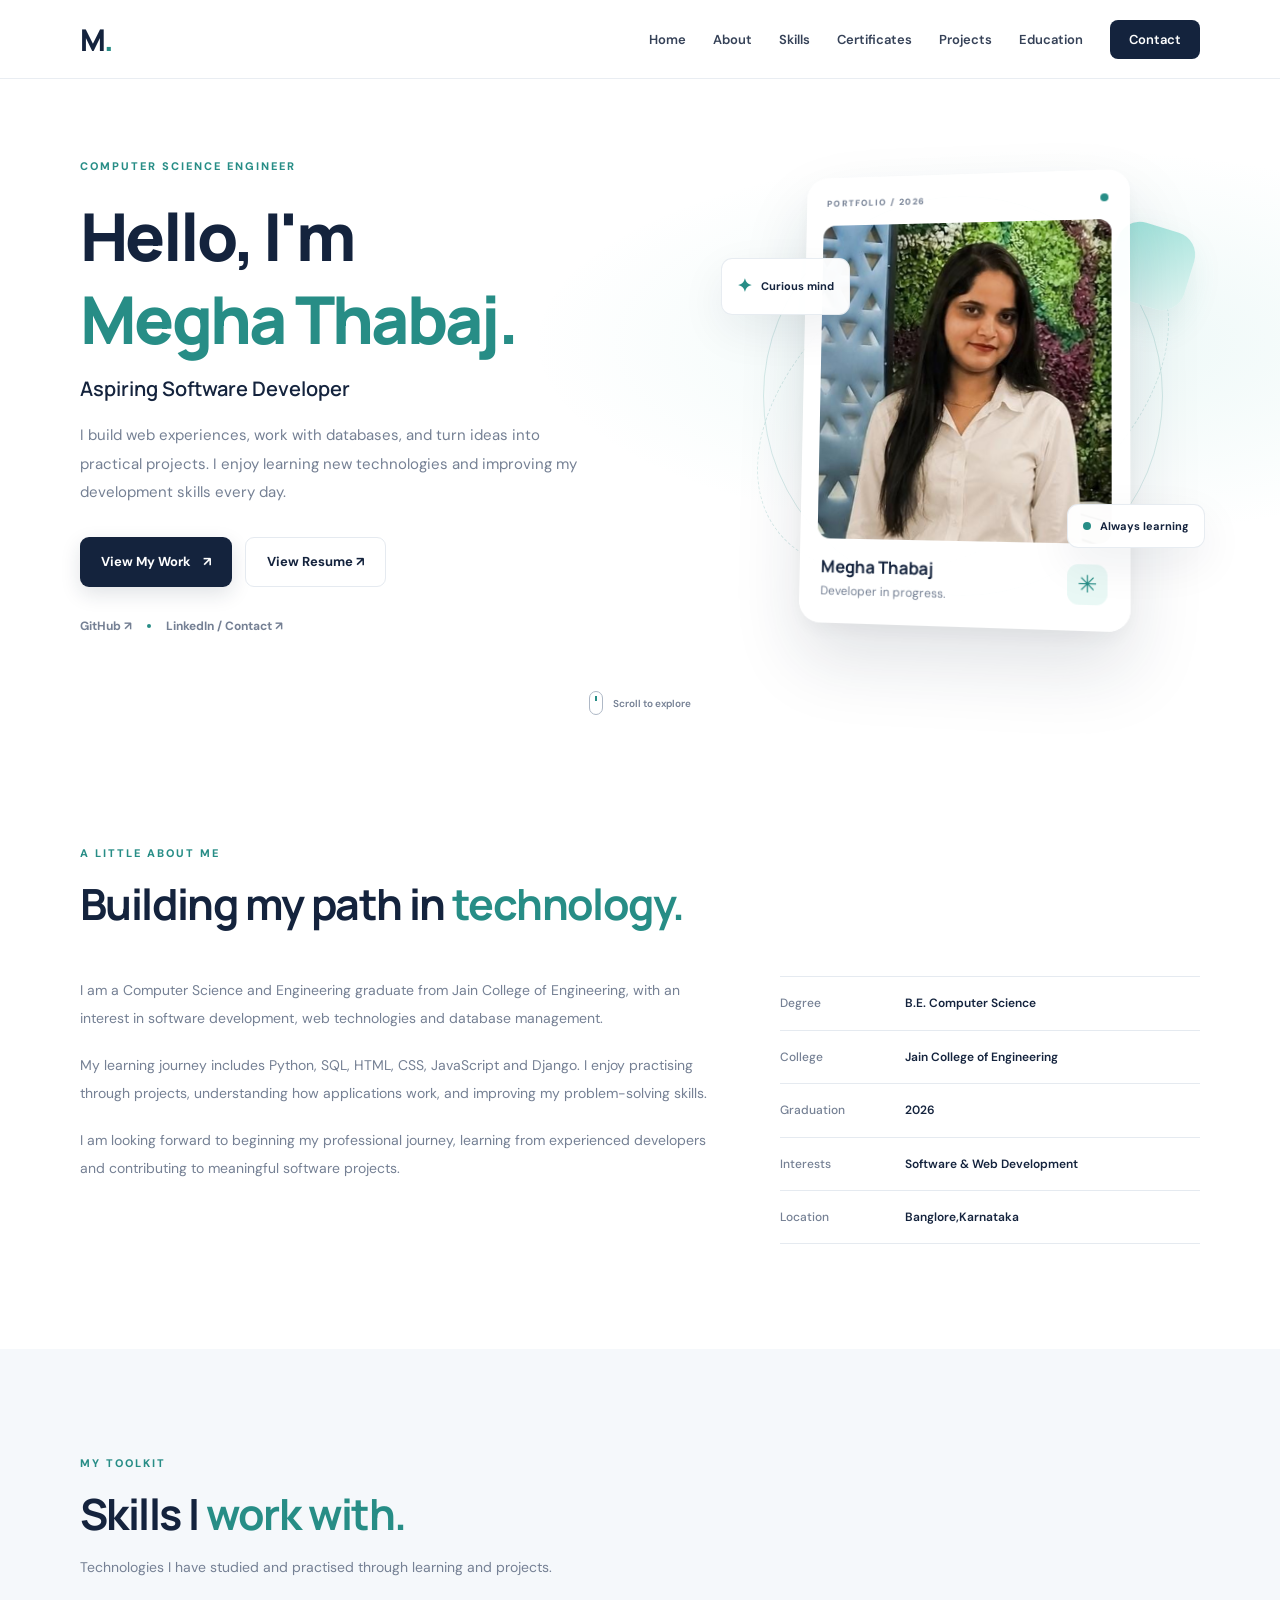
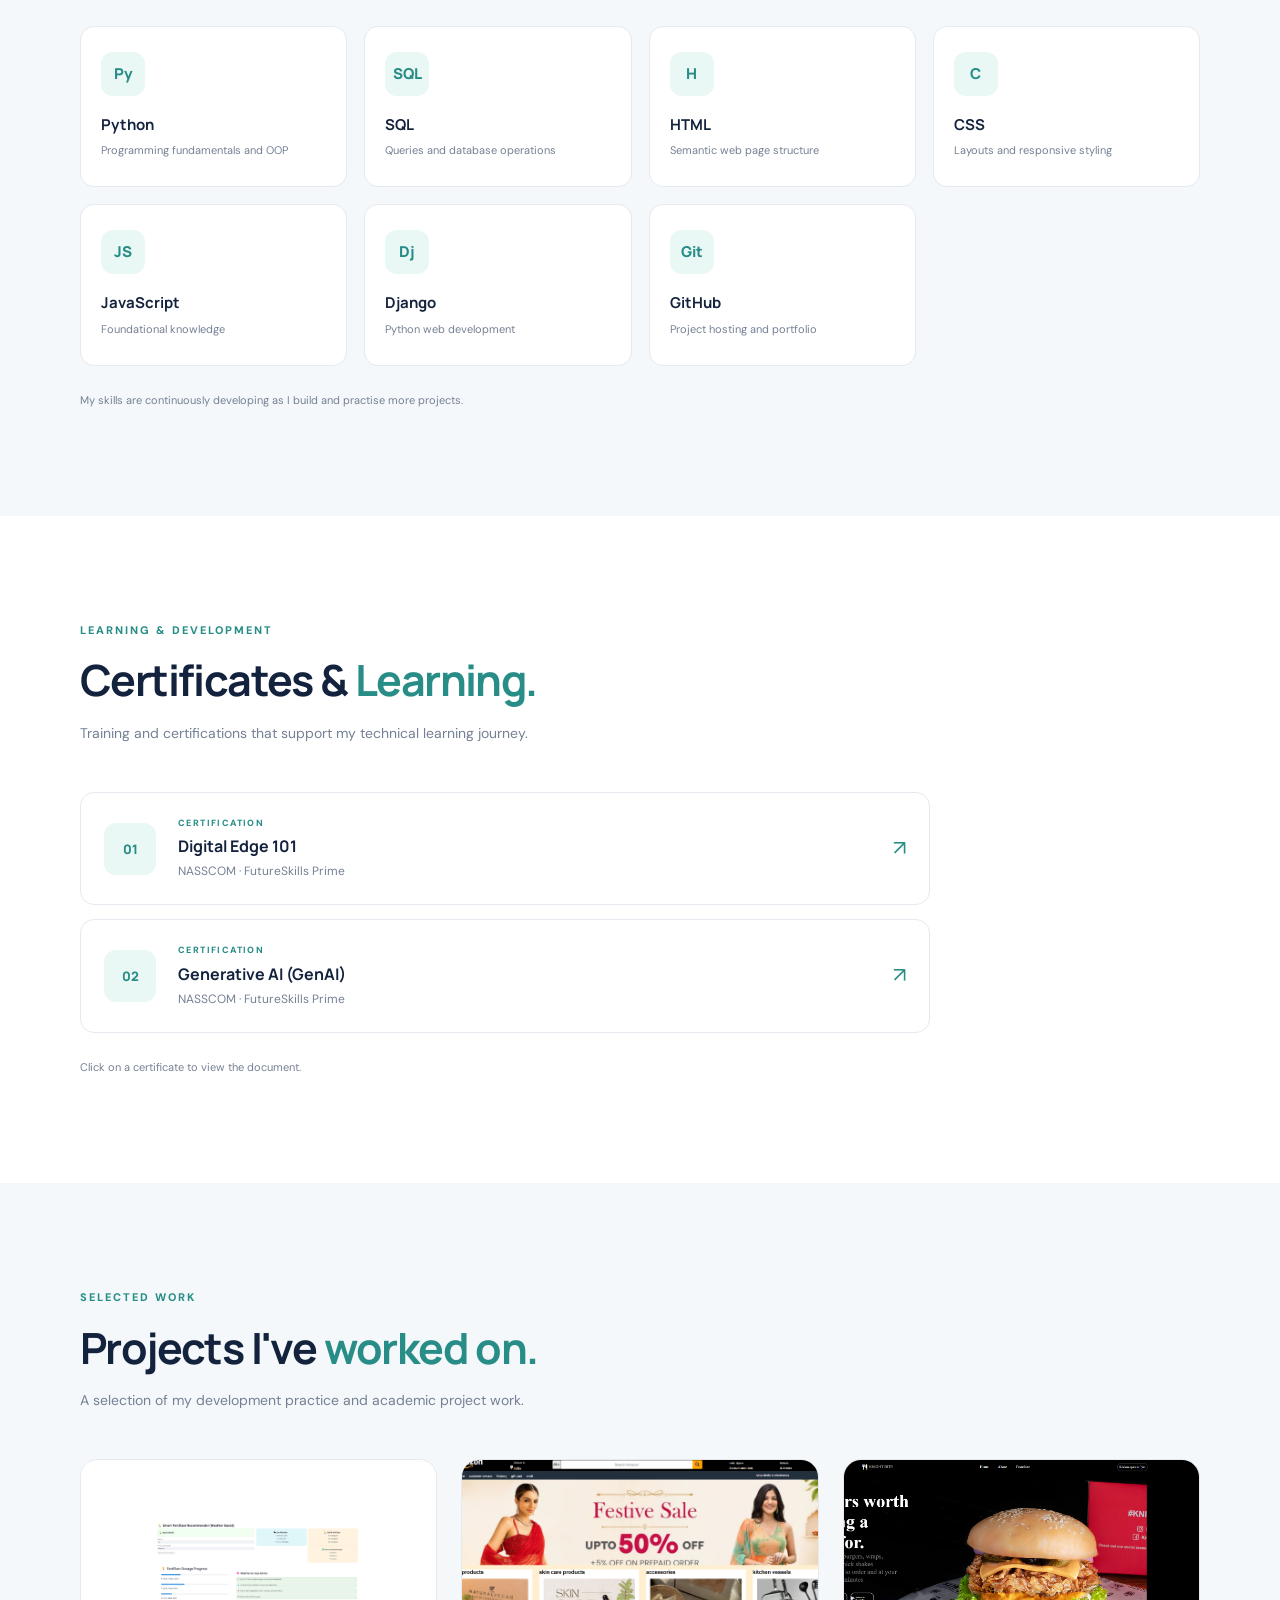
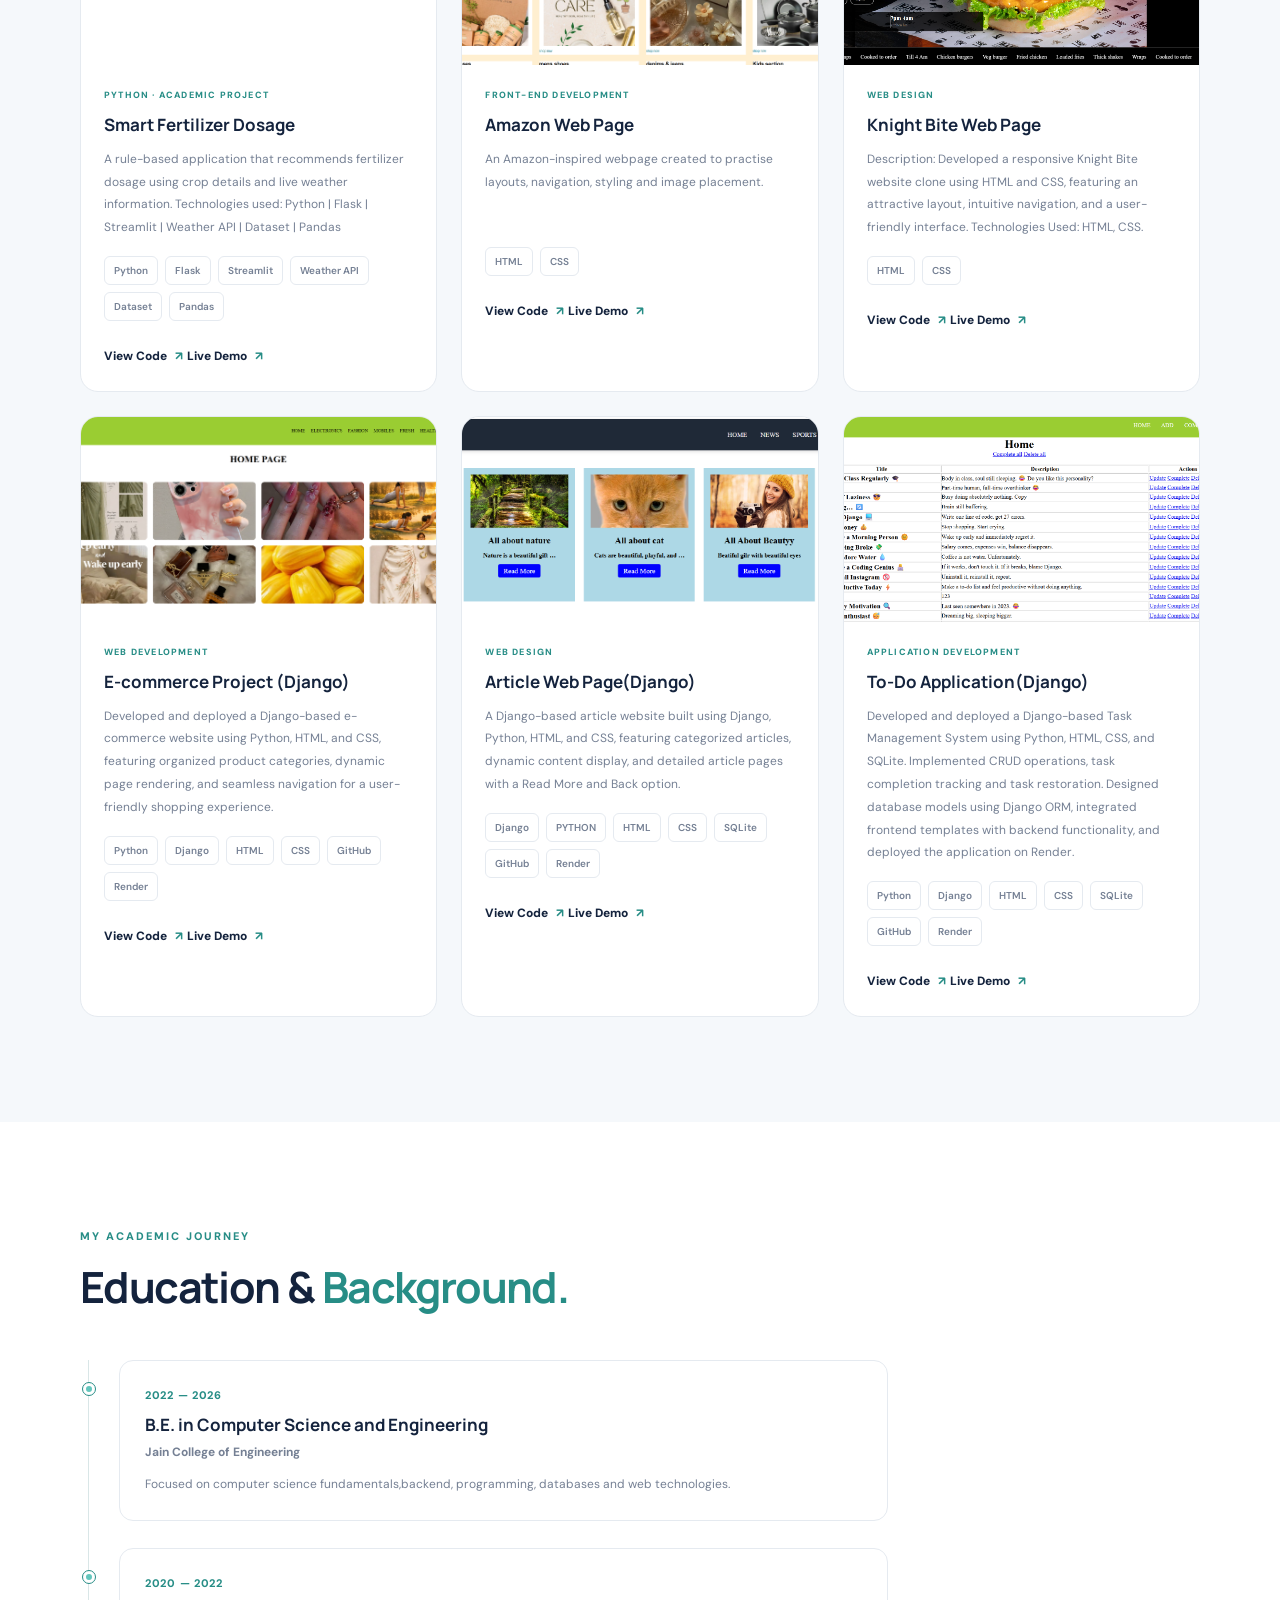
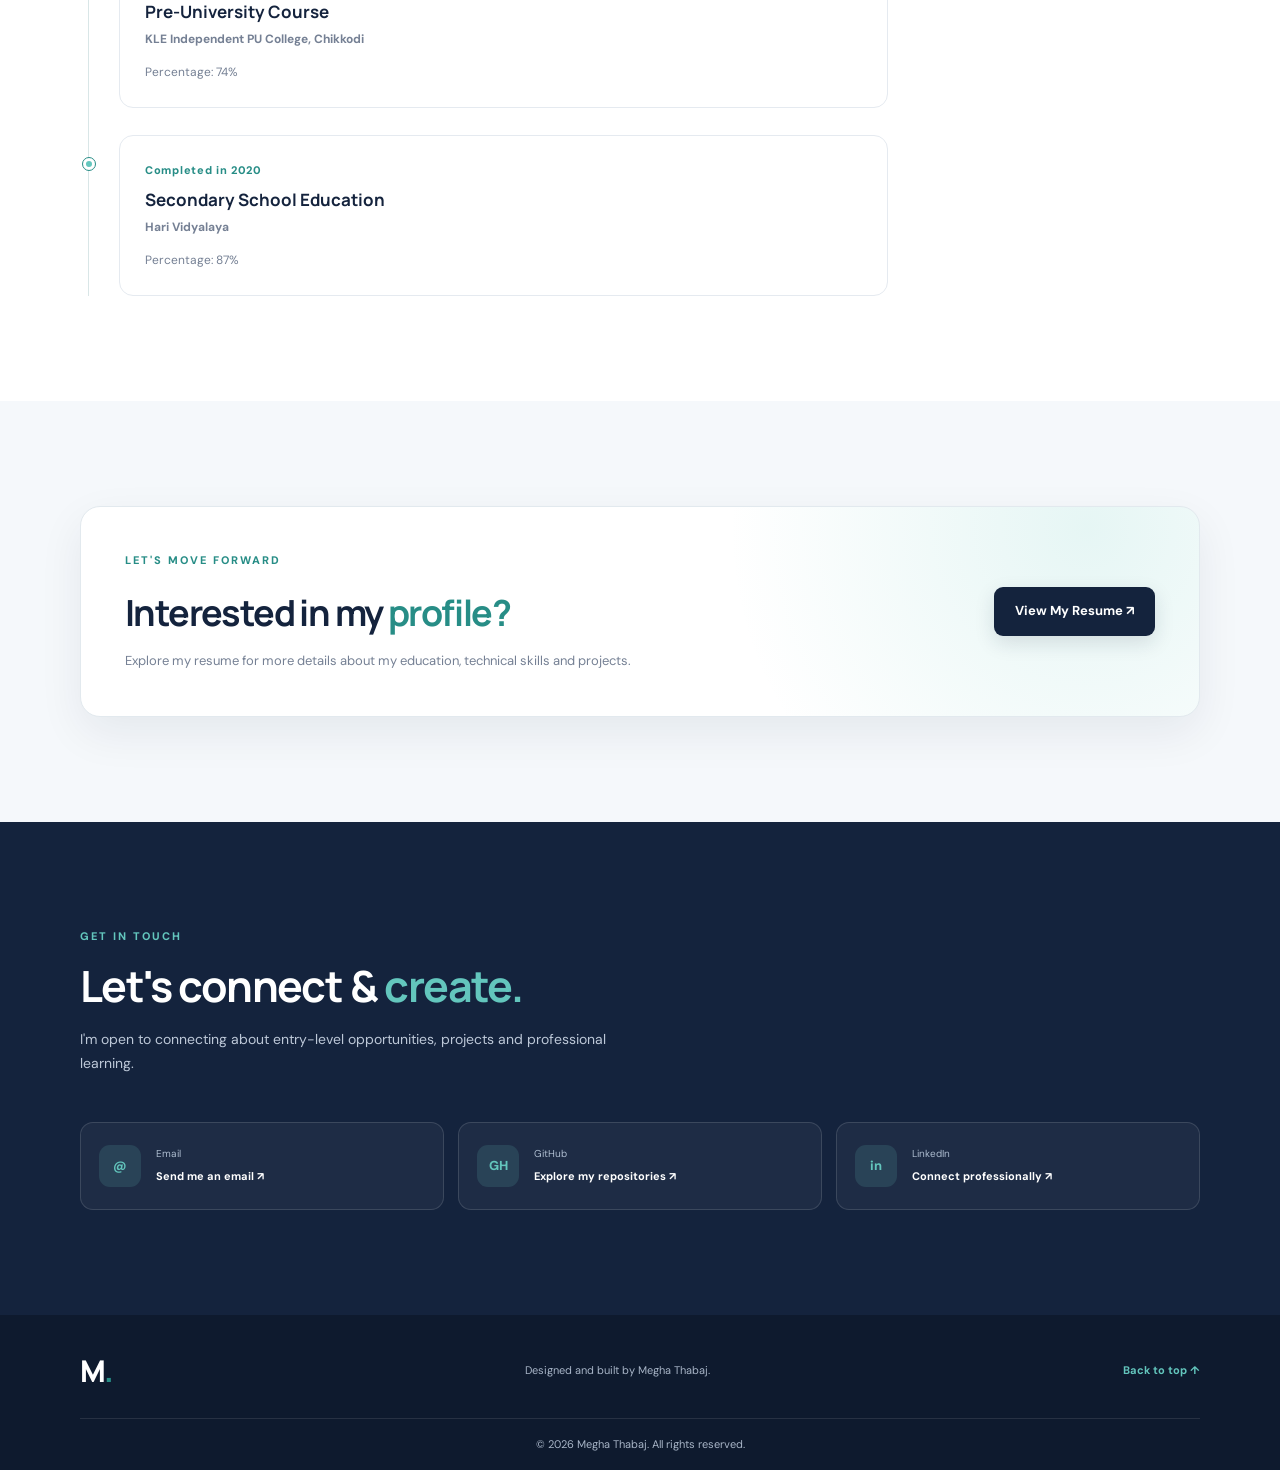
<file: index.html>
<!DOCTYPE html>
<html lang="en">

<head>
    <meta charset="UTF-8">
    <meta name="viewport" content="width=device-width, initial-scale=1.0">

    <meta name="description"
        content="Megha Thabaj's portfolio featuring software development skills, certificates, projects and education.">

    <title>Megha Thabaj | Software Developer Portfolio</title>

    <link rel="stylesheet" href="css/style.css">

    <link rel="preconnect" href="https://fonts.googleapis.com">
    <link rel="preconnect" href="https://fonts.gstatic.com" crossorigin>

    <link
        href="https://fonts.googleapis.com/css2?family=DM+Sans:wght@400;500;600;700&family=Manrope:wght@400;500;600;700;800&display=swap"
        rel="stylesheet">

    <script src="js/script.js" defer></script>
</head>

<body>

    <!-- NAVIGATION -->
    <header class="header">
        <nav class="navbar container">

            <a href="#home" class="logo">
                M<span>.</span>
            </a>

            <button class="menu-toggle" id="menu-toggle" aria-label="Open navigation" aria-expanded="false">
                <span></span>
                <span></span>
                <span></span>
            </button>

            <ul class="nav-links" id="nav-links">
                <li><a href="#home">Home</a></li>
                <li><a href="#about">About</a></li>
                <li><a href="#skills">Skills</a></li>
                <li><a href="#certificates">Certificates</a></li>
                <li><a href="#projects">Projects</a></li>
                <li><a href="#education">Education</a></li>
                <li><a href="#contact" class="nav-button">Contact</a></li>
            </ul>

        </nav>
    </header>


    <main>

        <!-- HERO / HOME -->
        <section class="hero section" id="home">
            <div class="container hero-grid">

                <div class="hero-text reveal">

                    <p class="eyebrow">
                        COMPUTER SCIENCE ENGINEER
                    </p>

                    <h1>
                        Hello, I'm<br>
                        <span>Megha Thabaj.</span>
                    </h1>

                    <h2>
                        Aspiring Software Developer
                    </h2>

                    <p class="hero-description">
                        I build web experiences, work with databases,
                        and turn ideas into practical projects.
                        I enjoy learning new technologies and improving
                        my development skills every day.
                    </p>

                    <div class="hero-actions">
                        <a href="#projects" class="btn btn-primary">
                            View My Work <span>↗</span>
                        </a>

                        <a href="resume.pdf/Megha_CV.pdf" class="btn btn-secondary" target="_blank" rel="noopener noreferrer">
                            View Resume ↗
                        </a>
                    </div>

                    <div class="hero-socials">
                        <a href="https://github.com/meghathabaj" target="_blank" rel="noopener noreferrer">
                            GitHub ↗
                        </a>

                        <span class="social-divider"></span>

                        <!-- Replace # with your LinkedIn profile URL -->
                        <a href="#contact">
                            LinkedIn / Contact ↗
                        </a>
                    </div>

                </div>


                <!-- 3D PROFILE DESIGN -->
                <div class="hero-visual reveal">

                    <div class="orbit orbit-one"></div>
                    <div class="orbit orbit-two"></div>

                    <div class="profile-card tilt-card">

                        <div class="profile-card-top">
                            <span class="profile-label">PORTFOLIO / 2026</span>
                            <span class="live-dot"></span>
                        </div>

                        <div class="profile-photo-wrap">
                            <img src="port-images/formal.jpeg" alt="Portrait of Megha Thabaj" class="profile-photo">
                        </div>

                        <div class="profile-card-bottom">
                            <div>
                                <h3>Megha Thabaj</h3>
                                <p>Developer in progress.</p>
                            </div>

                            <div class="profile-symbol">✳</div>
                        </div>

                    </div>

                    <div class="floating-note note-top">
                        <span class="note-icon">✦</span>
                        <span>Curious mind</span>
                    </div>

                    <div class="floating-note note-bottom">
                        <span class="status-indicator"></span>
                        <span>Always learning</span>
                    </div>

                    <div class="decorative-circle"></div>

                </div>

            </div>

            <a href="#about" class="scroll-cue">
                <span></span>
                Scroll to explore
            </a>
        </section>


        <!-- ABOUT -->
        <section class="section" id="about">
            <div class="container">

                <div class="section-heading reveal">
                    <p class="eyebrow">A LITTLE ABOUT ME</p>
                    <h2>Building my path in <span>technology.</span></h2>
                </div>

                <div class="about-grid">

                    <div class="about-main reveal">
                        <p>
                            I am a Computer Science and Engineering graduate
                            from Jain College of Engineering, with an interest
                            in software development, web technologies and
                            database management.
                        </p>

                        <p>
                            My learning journey includes Python, SQL, HTML,
                            CSS, JavaScript and Django. I enjoy practising
                            through projects, understanding how applications
                            work, and improving my problem-solving skills.
                        </p>

                        <p>
                            I am looking forward to beginning my professional
                            journey, learning from experienced developers
                            and contributing to meaningful software projects.
                        </p>
                    </div>

                    <div class="about-details reveal">

                        <div class="detail-row">
                            <span class="detail-label">Degree</span>
                            <span>B.E. Computer Science</span>
                        </div>

                        <div class="detail-row">
                            <span class="detail-label">College</span>
                            <span>Jain College of Engineering</span>
                        </div>

                        <div class="detail-row">
                            <span class="detail-label">Graduation</span>
                            <span>2026</span>
                        </div>

                        <div class="detail-row">
                            <span class="detail-label">Interests</span>
                            <span>Software & Web Development</span>
                        </div>

                        <div class="detail-row">
                            <span class="detail-label">Location</span>
                            <span>Banglore,Karnataka</span>
                        </div>

                    </div>

                </div>

            </div>
        </section>


        <!-- SKILLS -->
        <section class="section section-soft" id="skills">
            <div class="container">

                <div class="section-heading reveal">
                    <p class="eyebrow">MY TOOLKIT</p>
                    <h2>Skills I <span>work with.</span></h2>
                    <p>
                        Technologies I have studied and practised
                        through learning and projects.
                    </p>
                </div>

                <div class="skills-grid">

                    <article class="skill-card reveal">
                        <div class="skill-icon">Py</div>
                        <h3>Python</h3>
                        <p>Programming fundamentals and OOP</p>
                    </article>

                    <article class="skill-card reveal">
                        <div class="skill-icon">SQL</div>
                        <h3>SQL</h3>
                        <p>Queries and database operations</p>
                    </article>

                    <article class="skill-card reveal">
                        <div class="skill-icon">H</div>
                        <h3>HTML</h3>
                        <p>Semantic web page structure</p>
                    </article>

                    <article class="skill-card reveal">
                        <div class="skill-icon">C</div>
                        <h3>CSS</h3>
                        <p>Layouts and responsive styling</p>
                    </article>

                    <article class="skill-card reveal">
                        <div class="skill-icon">JS</div>
                        <h3>JavaScript</h3>
                        <p>Foundational knowledge</p>
                    </article>

                    <article class="skill-card reveal">
                        <div class="skill-icon">Dj</div>
                        <h3>Django</h3>
                        <p>Python web development</p>
                    </article>


                    <article class="skill-card reveal">
                        <div class="skill-icon">Git</div>
                        <h3>GitHub</h3>
                        <p>Project hosting and portfolio</p>
                    </article>

                </div>

                <p class="skills-note">
                    My skills are continuously developing as I build
                    and practise more projects.
                </p>

            </div>
        </section>




        <!-- CERTIFICATES -->
        <section class="section" id="certificates">
            <div class="container">

                <div class="section-heading reveal">
                    <p class="eyebrow">LEARNING & DEVELOPMENT</p>
                    <h2>Certificates & <span>Learning.</span></h2>
                    <p>
                        Training and certifications that support my
                        technical learning journey.
                    </p>
                </div>

                <div class="certificate-list">

                    <!-- CERTIFICATE 1 -->
                    <a class="certificate-card reveal" href="Certificates/certificate1.pdf" target="_blank"
                        rel="noopener noreferrer" aria-label="View Digital Edge 101 Certificate">

                        <div class="certificate-mark">01</div>

                        <div class="certificate-content">
                            <p class="certificate-type">CERTIFICATION</p>
                            <h3>Digital Edge 101</h3>
                            <p>NASSCOM · FutureSkills Prime</p>
                        </div>

                        <span class="certificate-arrow">↗</span>
                    </a>

                    <!-- CERTIFICATE 2 -->
                    <a class="certificate-card reveal" href="Certificates/certificate2.pdf" target="_blank"
                        rel="noopener noreferrer" aria-label="View Generative AI Certificate">

                        <div class="certificate-mark">02</div>

                        <div class="certificate-content">
                            <p class="certificate-type">CERTIFICATION</p>
                            <h3>Generative AI (GenAI)</h3>
                            <p>NASSCOM · FutureSkills Prime</p>
                        </div>

                        <span class="certificate-arrow">↗</span>
                    </a>

                </div>

                <p class="section-footnote">
                    Click on a certificate to view the document.
                </p>

            </div>
        </section>

        <!-- PROJECTS -->
        <section class="section section-soft" id="projects">
            <div class="container">

                <div class="section-heading reveal">
                    <p class="eyebrow">SELECTED WORK</p>
                    <h2>Projects I've <span>worked on.</span></h2>
                    <p>
                        A selection of my development practice and
                        academic project work.
                    </p>
                </div>

                <div class="projects-grid">


                    <!-- SMART FERTILIZER -->
                    <article class="project-card reveal">
                        <a class="project-image" href="port-images/Untitled design.png" target="_blank"
                            rel="noopener noreferrer" aria-label="View Smart Fertilizer project image">

                            <img src="port-images/Untitled design.png" alt="Smart Fertilizer project" loading="lazy">

                            <span class="image-open">↗</span>
                        </a>

                        <div class="project-content">
                            <p class="project-category">PYTHON · ACADEMIC PROJECT</p>
                            <h3>Smart Fertilizer Dosage</h3>

                            <p>
                                A rule-based application that recommends
                                fertilizer dosage using crop details and
                                live weather information.

                                Technologies used: Python | Flask | Streamlit |
                                Weather API | Dataset | Pandas
                            </p>

                            <div class="project-tags">
                                <span>Python</span>
                                <span>Flask</span>
                                <span>Streamlit</span>
                                <span>Weather API</span>
                                <span>Dataset</span>
                                <span>Pandas</span>
                            </div>

                            <!-- GitHub Source Code -->
                            <a class="text-link"
                                href="https://github.com/meghathabaj/Smart-Fertilizer-Recommendation-Systems"
                                target="_blank" rel="noopener noreferrer">
                                View Code <span>↗</span>
                            </a>

                            <!-- Live Demo -->
                            <a class="text-link"
                                href="https://smart-fertilizer-recommendation-systems-8h9x5upcwbgnvrpbfuurwj.streamlit.app/"
                                target="_blank" rel="noopener noreferrer">
                                Live Demo <span>↗</span>
                            </a>

                        </div>
                    </article>



<!-- AMAZON -->
<article class="project-card reveal">

    <a class="project-image" href="port-images/amazon-project.png"
       target="_blank" rel="noopener noreferrer"
       aria-label="View Amazon webpage screenshot">

        <img src="port-images/amazon-project.png"
             alt="Amazon-inspired webpage" loading="lazy">

        <span class="image-open">↗</span>
    </a>

    <div class="project-content">

        <p class="project-category">FRONT-END DEVELOPMENT</p>

        <h3>Amazon Web Page</h3>

        <p>
            An Amazon-inspired webpage created to
            practise layouts, navigation, styling
            and image placement.
        </p>

        <div class="project-tags">
            <span>HTML</span>
            <span>CSS</span>
        </div>

        <div class="project-links">

            <!-- GitHub Source Code -->
            <a class="text-link"
               href="https://github.com/meghathabaj/Amazon-web-page"
               target="_blank" rel="noopener noreferrer">
                View Code <span>↗</span>
            </a>

            <!-- Live Website -->
            <a class="text-link"
               href="https://meghathabaj.github.io/Amazon-web-page/"
               target="_blank" rel="noopener noreferrer">
                Live Demo <span>↗</span>
            </a>

        </div>

    </div>

</article>



                    <!-- KNIGHT BITE -->
                    <article class="project-card reveal">
                        <a class="project-image" href="port-images/knightbite-project.png" target="_blank"
                            rel="noopener noreferrer" aria-label="View Knight Bite project screenshot">

                            <img src="port-images/knightbite-project.png" alt="Knight Bite webpage recreation"
                                loading="lazy">

                            <span class="image-open">↗</span>
                        </a>

                        <div class="project-content">
                            <p class="project-category">WEB DESIGN</p>
                            <h3>Knight Bite Web Page</h3>

                            <p>
                                Description: Developed a responsive Knight Bite website
                                clone using HTML and CSS, featuring an attractive layout,
                                intuitive navigation, and a user-friendly interface.

                                Technologies Used: HTML, CSS.
                            </p>

                            <div class="project-tags">
                                <span>HTML</span>
                                <span>CSS</span>
                            </div>

                            <!-- GitHub Source Code -->
                            <a class="text-link" href="https://github.com/meghathabaj/Knight-Bite" target="_blank"
                                rel="noopener noreferrer">
                                View Code <span>↗</span>
                            </a>
                            
                           <!-- Live Website -->
                           <a class="text-link"
                              href="https://meghathabaj.github.io/Knight-Bite/"
                              target="_blank"
                              rel="noopener noreferrer">Live Demo <span>↗</span>
                          </a>

                        </div>
                    </article>




                    <!-- BLINKIT
                    <article class="project-card reveal">
                        <a class="project-image"
                           href="port-images/blinkit-image.png"
                           target="_blank"
                           rel="noopener noreferrer"
                           aria-label="View Blinkit webpage screenshot">

                            <img src="port-images/blinkit-image.png"
                                 alt="Blinkit-inspired webpage"
                                 loading="lazy">

                            <span class="image-open">↗</span>
                        </a>

                        <div class="project-content">
                            <p class="project-category">FRONT-END DEVELOPMENT</p>
                            <h3>Blinkit-Style Web Page</h3>

                            <p>
                                A grocery-shopping-inspired interface
                                created to practise product layouts
                                and CSS styling.
                            </p>

                            <div class="project-tags">
                                <span>HTML</span>
                                <span>CSS</span>
                            </div>

                            <a class="text-link"
                               href="https://github.com/123meghathabaj"
                               target="_blank"
                               rel="noopener noreferrer">
                                Explore GitHub <span>↗</span>
                            </a>
                        </div>
                    </article> -->




                    <!-- ECOMMERCE -->
                    <article class="project-card reveal">
                        <a class="project-image" href="port-images/ecom-project.png" target="_blank"
                            rel="noopener noreferrer" aria-label="View e-commerce project screenshot">

                            <img src="port-images/ecom-project.png" alt="E-commerce project" loading="lazy">

                            <span class="image-open">↗</span>
                        </a>

                        <div class="project-content">
                            <p class="project-category">WEB DEVELOPMENT</p>
                            <h3>E-commerce Project (Django)</h3>

                            <p>
                                Developed and deployed a Django-based e-commerce website
                                using Python, HTML, and CSS, featuring organized product
                                categories, dynamic page rendering, and seamless navigation
                                for a user-friendly shopping experience.
                            </p>

                            <div class="project-tags">
                                <span>Python</span>
                                <span>Django</span>
                                <span>HTML</span>
                                <span>CSS</span>

                                <span>GitHub</span>
                                <span>Render</span>
                            </div>

                            <!-- GitHub Source Code -->
                            <a class="text-link" href="https://github.com/meghathabaj/ECOM-Django-Project"
                                target="_blank" rel="noopener noreferrer">
                                View Code <span>↗</span>
                            </a>

                            <!-- Live Demo -->
                            <a class="text-link" href="https://ecom-django-project-1.onrender.com/" target="_blank"
                                rel="noopener noreferrer">
                                Live Demo <span>↗</span>
                            </a>
                        </div>
                    </article>


                    <!-- ARTICLE PROJECT -->
                    <article class="project-card reveal">
                        <a class="project-image" href="port-images/article-project.png" target="_blank"
                            rel="noopener noreferrer" aria-label="View article webpage screenshot">

                            <img src="port-images/article-project.png" alt="Article webpage design" loading="lazy">

                            <span class="image-open">↗</span>
                        </a>

                        <div class="project-content">
                            <p class="project-category">WEB DESIGN</p>
                            <h3>Article Web Page(Django)</h3>

                            <p>
                                A Django-based article website built using
                                Django, Python, HTML, and CSS, featuring
                                categorized articles, dynamic content display,
                                and detailed article pages with a Read More and Back option.


                            <div class="project-tags">
                                <span>Django</span>
                                <span>PYTHON</span>
                                <span>HTML</span>
                                <span>CSS</span>
                                <span>SQLite</span>
                                <span>GitHub</span>
                                <span>Render</span>
                            </div>

                            <!-- GitHub Source Code -->
                            <a class="text-link" href="https://github.com/meghathabaj/Article-Django-Project"
                                target="_blank" rel="noopener noreferrer">
                                View Code <span>↗</span>
                            </a>

                            <!-- Live Demo -->
                            <a class="text-link" href="https://article-django-project.onrender.com/" target="_blank"
                                rel="noopener noreferrer">
                                Live Demo <span>↗</span>
                            </a>
                        </div>
                    </article>



                    <!-- TO DO -->
                    <article class="project-card reveal">
                        <a class="project-image" href="port-images/tot-project.png" target="_blank"
                            rel="noopener noreferrer" aria-label="View To-Do project screenshot">

                            <img src="port-images/tot-project.png" alt="To-Do application" loading="lazy">

                            <span class="image-open">↗</span>
                        </a>

                        <div class="project-content">
                            <p class="project-category">APPLICATION DEVELOPMENT</p>
                            <h3>To-Do Application(Django)</h3>

                            <p>
                                Developed and deployed a Django-based Task Management
                                System using Python, HTML, CSS, and SQLite. Implemented
                                CRUD operations, task completion tracking and task restoration.
                                Designed database models using Django ORM, integrated frontend
                                templates with backend functionality, and deployed the application on Render.

                            </p>

                            <div class="project-tags">
                                <span>Python</span>
                                <span>Django</span>
                                <span>HTML</span>
                                <span>CSS</span>
                                <span>SQLite</span>
                                <span>GitHub</span>
                                <span>Render</span>
                            </div>

                            <!-- GitHub Source Code -->
                            <a class="text-link" href="https://github.com/meghathabaj/Todo-List-Django" target="_blank"
                                rel="noopener noreferrer">
                                View Code <span>↗</span>
                            </a>

                            <!-- Live Website -->
                            <a class="text-link" href="https://todo-list-django-jmk5.onrender.com/" target="_blank"
                                rel="noopener noreferrer">
                                Live Demo <span>↗</span>
                            </a>
                        </div>
                    </article>
        </section>


        <!-- EDUCATION -->
        <section class="section" id="education">
            <div class="container">

                <div class="section-heading reveal">
                    <p class="eyebrow">MY ACADEMIC JOURNEY</p>
                    <h2>Education & <span>Background.</span></h2>
                </div>

                <div class="timeline">

                    <article class="timeline-item reveal">
                        <span class="timeline-dot"></span>

                        <div class="timeline-card">
                            <p class="timeline-year">2022 — 2026</p>
                            <h3>B.E. in Computer Science and Engineering</h3>
                            <p class="timeline-place">
                                Jain College of Engineering
                            </p>
                            <p>
                                Focused on computer science fundamentals,backend,
                                programming, databases and web technologies.
                            </p>
                        </div>
                    </article>

                    <article class="timeline-item reveal">
                        <span class="timeline-dot"></span>

                        <div class="timeline-card">
                            <p class="timeline-year">2020 — 2022</p>
                            <h3>Pre-University Course</h3>
                            <p class="timeline-place">
                                KLE Independent PU College, Chikkodi
                            </p>
                            <p>Percentage: 74%</p>
                        </div>
                    </article>

                    <article class="timeline-item reveal">
                        <span class="timeline-dot"></span>

                        <div class="timeline-card">
                            <p class="timeline-year">Completed in 2020</p>
                            <h3>Secondary School Education</h3>
                            <p class="timeline-place">
                                Hari Vidyalaya
                            </p>
                            <p>Percentage: 87%</p>
                        </div>
                    </article>

                </div>

            </div>
        </section>


        <!-- RESUME / CONTACT CTA -->
        <section class="section section-soft" id="resume">
            <div class="container">

                <div class="resume-panel reveal">

                    <div>
                        <p class="eyebrow">LET'S MOVE FORWARD</p>
                        <h2>Interested in my <span>profile?</span></h2>
                        <p>
                            Explore my resume for more details about
                            my education, technical skills and projects.
                        </p>
                    </div>

                    <a href="resume.pdf/Megha_CV.pdf" target="_blank" rel="noopener noreferrer" class="btn btn-primary">
                        View My Resume ↗
                    </a>

                </div>

            </div>
        </section>


        <!-- CONTACT -->
        <section class="section contact-section" id="contact">
            <div class="container">

                <div class="section-heading reveal">
                    <p class="eyebrow">GET IN TOUCH</p>
                    <h2>Let's connect & <span>create.</span></h2>
                    <p>
                        I'm open to connecting about entry-level
                        opportunities, projects and professional learning.
                    </p>
                </div>

                <div class="contact-card reveal">

                    <a class="contact-item" href="mailto:YOUR_EMAIL@example.com">
                        <span class="contact-icon">@</span>
                        <span>
                            <small>Email</small>
                            <strong>Send me an email ↗</strong>
                        </span>
                    </a>

                    <a class="contact-item" href="https://github.com/meghathabaj" target="_blank" rel="noopener noreferrer"><span class="contact-icon">GH</span>
                        <span><small>GitHub</small>
                            <strong>Explore my repositories ↗</strong>
                        </span>
                    </a>
                    <!-- Replace the URL with your real LinkedIn profile -->
                    <a class="contact-item" href="https://www.linkedin.com/in/megha-thabaj-9a036437b" target="_blank"
                        rel="noopener noreferrer">
                        <span class="contact-icon">in</span>
                        <span>
                            <small>LinkedIn</small>
                            <strong>Connect professionally ↗</strong>
                        </span>
                    </a>

                </div>

            </div>
        </section>

    </main>


    <!-- FOOTER -->
    <footer class="footer">
        <div class="container footer-content">

            <a href="#home" class="logo footer-logo">
                M<span>.</span>
            </a>

            <p>
                Designed and built by Megha Thabaj.
            </p>

            <a href="#home" class="back-to-top">
                Back to top ↑
            </a>

        </div>

        <div class="container copyright">
            <p>© <span id="year"></span> Megha Thabaj. All rights reserved.</p>
        </div>
    </footer>

</body>

</html>
</file>
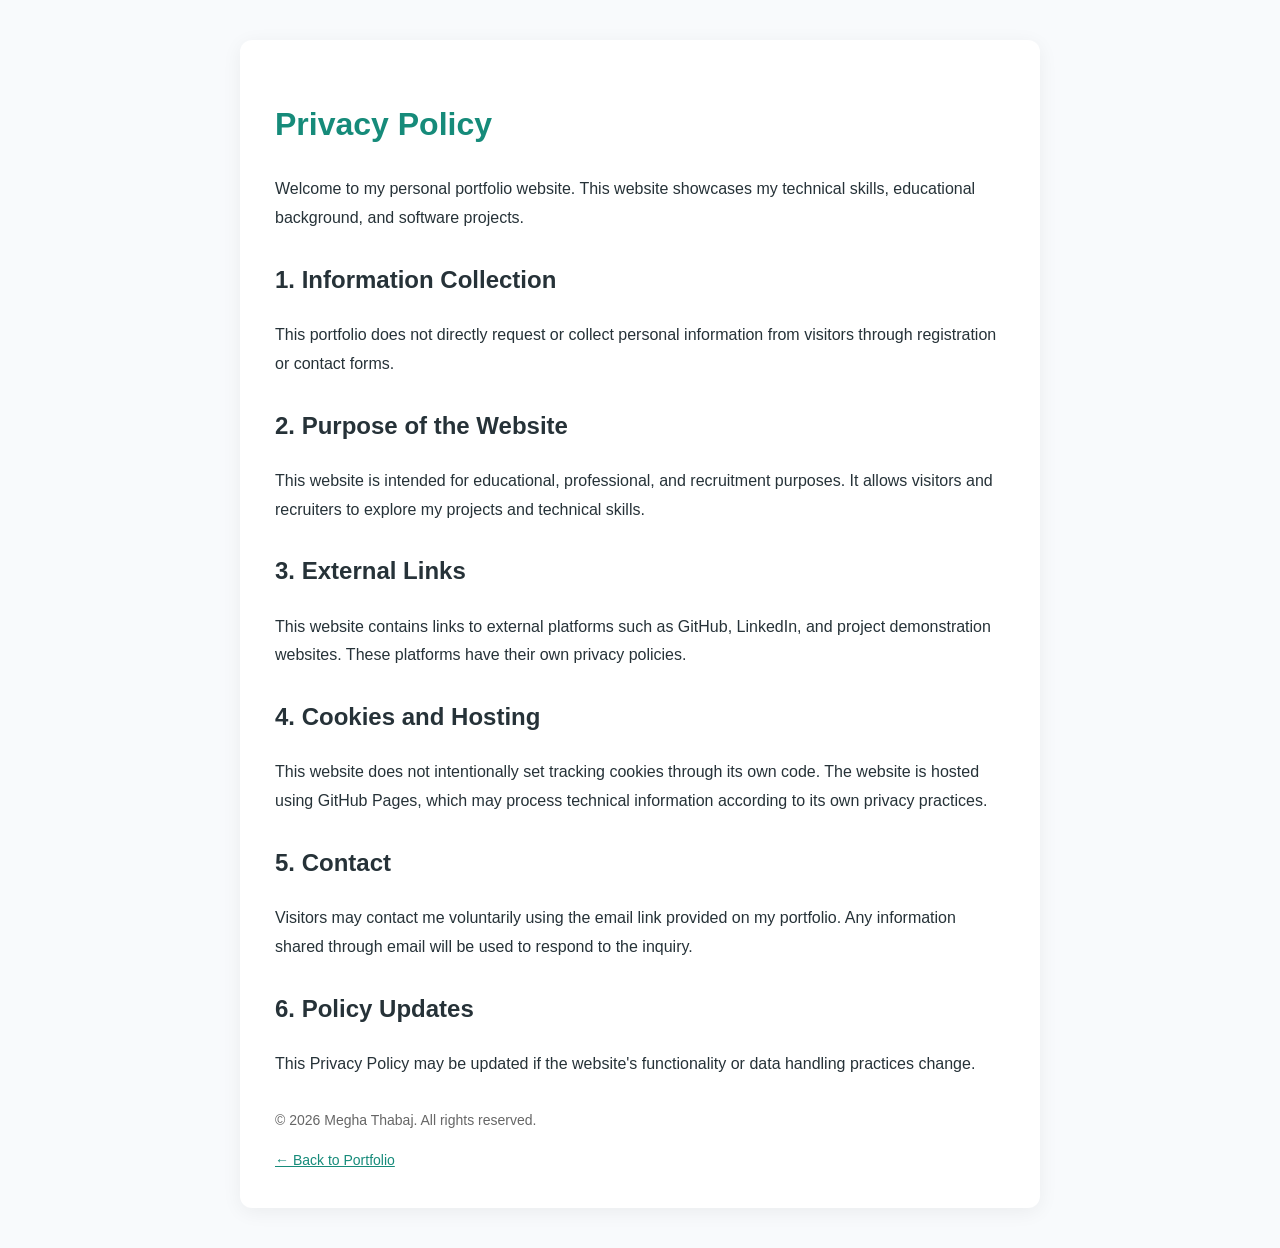
<file: privacy.html>
<!DOCTYPE html>
<html lang="en">
<head>
    <meta charset="UTF-8">
    <meta name="viewport" content="width=device-width, initial-scale=1.0">
    <title>Privacy Policy | Megha Portfolio</title>

    <style>
        * {
            box-sizing: border-box;
        }

        body {
            margin: 0;
            padding: 40px 20px;
            font-family: Arial, sans-serif;
            background-color: #f8fafc;
            color: #263238;
            line-height: 1.8;
        }

        .container {
            max-width: 800px;
            margin: auto;
            padding: 35px;
            background: white;
            border-radius: 12px;
            box-shadow: 0 4px 20px rgba(0,0,0,0.06);
        }

        h1 {
            color: #168b7a;
        }

        h2 {
            margin-top: 25px;
            color: #263238;
        }

        a {
            color: #168b7a;
        }

        footer {
            margin-top: 30px;
            font-size: 14px;
            color: #666;
        }
    </style>
</head>

<body>
    <div class="container">

        <h1>Privacy Policy</h1>

        <p>
            Welcome to my personal portfolio website.
            This website showcases my technical skills,
            educational background, and software projects.
        </p>

        <h2>1. Information Collection</h2>
        <p>
            This portfolio does not directly request or
            collect personal information from visitors
            through registration or contact forms.
        </p>

        <h2>2. Purpose of the Website</h2>
        <p>
            This website is intended for educational,
            professional, and recruitment purposes.
            It allows visitors and recruiters to explore
            my projects and technical skills.
        </p>

        <h2>3. External Links</h2>
        <p>
            This website contains links to external
            platforms such as GitHub, LinkedIn, and
            project demonstration websites.
            These platforms have their own privacy policies.
        </p>

        <h2>4. Cookies and Hosting</h2>
        <p>
            This website does not intentionally set
            tracking cookies through its own code.
            The website is hosted using GitHub Pages,
            which may process technical information
            according to its own privacy practices.
        </p>

        <h2>5. Contact</h2>
        <p>
            Visitors may contact me voluntarily using
            the email link provided on my portfolio.
            Any information shared through email
            will be used to respond to the inquiry.
        </p>

        <h2>6. Policy Updates</h2>
        <p>
            This Privacy Policy may be updated if
            the website's functionality or data
            handling practices change.
        </p>

        <footer>
            <p>© 2026 Megha Thabaj. All rights reserved.</p>

            <a href="index.html">← Back to Portfolio</a>
        </footer>

    </div>
</body>
</html>
</file>
<file: css/style.css>
/* =========================
   1. GLOBAL STYLES
========================= */

:root {
    --navy: #14233d;
    --navy-light: #203657;
    --teal: #63c6bd;
    --teal-dark: #278d86;
    --text: #354157;
    --muted: #758094;
    --background: #ffffff;
    --soft: #f5f8fb;
    --border: #e5eaf0;
    --white: #ffffff;
    --shadow: 0 16px 45px rgba(20, 35, 61, 0.07);
    --radius: 18px;
}

* {
    margin: 0;
    padding: 0;
    box-sizing: border-box;
}

html {
    scroll-behavior: smooth;
    scroll-padding-top: 90px;
}

body {
    font-family: "DM Sans", sans-serif;
    background: var(--background);
    color: var(--text);
    line-height: 1.7;
    overflow-x: hidden;
}

body,
button,
a {
    -webkit-tap-highlight-color: transparent;
}

a {
    text-decoration: none;
    color: inherit;
}

button {
    font: inherit;
}

img {
    display: block;
    max-width: 100%;
}

.container {
    width: min(1120px, calc(100% - 48px));
    margin: 0 auto;
}

.section {
    padding: 105px 0;
}

.section-soft {
    background: var(--soft);
}

h1,
h2,
h3,
.logo {
    font-family: "Manrope", sans-serif;
}

h1,
h2,
h3 {
    line-height: 1.25;
    color: var(--navy);
}

p {
    color: var(--muted);
}

::selection {
    background: var(--teal);
    color: var(--navy);
}


/* =========================
   2. NAVIGATION
========================= */

.header {
    position: sticky;
    top: 0;
    z-index: 1000;
    background: rgba(255, 255, 255, 0.94);
    backdrop-filter: blur(14px);
    border-bottom: 1px solid rgba(229, 234, 240, 0.85);
}

.navbar {
    min-height: 78px;
    display: flex;
    justify-content: space-between;
    align-items: center;
}

.logo {
    color: var(--navy);
    font-size: 30px;
    font-weight: 800;
    letter-spacing: -2px;
}

.logo span {
    color: var(--teal-dark);
}

.nav-links {
    list-style: none;
    display: flex;
    align-items: center;
    gap: 27px;
}

.nav-links a {
    color: var(--text);
    font-size: 13px;
    font-weight: 600;
    transition: color 0.25s ease;
}

.nav-links a:hover {
    color: var(--teal-dark);
}

.nav-links .nav-button {
    padding: 11px 19px;
    background: var(--navy);
    color: var(--white);
    border-radius: 8px;
}

.nav-links .nav-button:hover {
    background: var(--teal-dark);
    color: var(--white);
}

.menu-toggle {
    display: none;
    width: 42px;
    height: 42px;
    border: 1px solid var(--border);
    border-radius: 10px;
    background: var(--white);
    cursor: pointer;
    align-items: center;
    justify-content: center;
    flex-direction: column;
    gap: 5px;
}

.menu-toggle span {
    width: 19px;
    height: 2px;
    background: var(--navy);
    border-radius: 2px;
}


/* =========================
   3. HERO SECTION
========================= */

.hero {
    min-height: 660px;
    display: flex;
    align-items: center;
    position: relative;
    padding-top: 75px;
    padding-bottom: 100px;
    overflow: hidden;
    background:
        radial-gradient(
            ellipse at 82% 40%,
            rgba(99, 198, 189, 0.12),
            transparent 35%
        ),
        var(--background);
}

.hero-grid {
    display: grid;
    grid-template-columns: 1.1fr 0.9fr;
    align-items: center;
    gap: 65px;
}

.eyebrow {
    color: var(--teal-dark);
    font-size: 11px;
    font-weight: 800;
    letter-spacing: 2px;
    margin-bottom: 20px;
}

.hero h1 {
    font-size: clamp(42px, 5.2vw, 66px);
    letter-spacing: -2.7px;
    font-weight: 800;
    margin-bottom: 16px;
}

.hero h1 span,
.section-heading h2 span,
.resume-panel h2 span {
    color: var(--teal-dark);
}

.hero h2 {
    font-size: 20px;
    font-weight: 600;
    margin-bottom: 20px;
}

.hero-description {
    max-width: 510px;
    font-size: 15px;
    line-height: 1.9;
}

.hero-actions {
    display: flex;
    flex-wrap: wrap;
    gap: 13px;
    margin-top: 30px;
}

.btn {
    display: inline-flex;
    justify-content: center;
    align-items: center;
    gap: 12px;
    min-height: 49px;
    padding: 13px 21px;
    border-radius: 9px;
    font-size: 13px;
    font-weight: 700;
    transition:
        transform 0.25s ease,
        background 0.25s ease,
        box-shadow 0.25s ease;
}

.btn:hover {
    transform: translateY(-3px);
}

.btn-primary {
    background: var(--navy);
    color: var(--white);
    box-shadow: 0 7px 20px rgba(20, 35, 61, 0.13);
}

.btn-primary:hover {
    background: var(--teal-dark);
    box-shadow: 0 10px 24px rgba(39, 141, 134, 0.18);
}

.btn-secondary {
    border: 1px solid var(--border);
    background: var(--white);
    color: var(--navy);
}

.btn-secondary:hover {
    border-color: var(--teal);
}

.hero-socials {
    display: flex;
    align-items: center;
    gap: 15px;
    margin-top: 29px;
}

.hero-socials a {
    font-size: 12px;
    font-weight: 700;
    color: var(--muted);
    transition: color 0.2s ease;
}

.hero-socials a:hover {
    color: var(--teal-dark);
}

.social-divider {
    width: 4px;
    height: 4px;
    border-radius: 50%;
    background: var(--teal-dark);
}


/* =========================
   4. 3D PROFILE DESIGN
========================= */

.hero-visual {
    min-height: 460px;
    display: flex;
    align-items: center;
    justify-content: center;
    position: relative;
    perspective: 1000px;
}

.profile-card {
    position: relative;
    z-index: 2;
    width: min(330px, 82%);
    padding: 17px;
    background: rgba(255, 255, 255, 0.94);
    border: 1px solid rgba(255, 255, 255, 0.95);
    border-radius: 22px;
    box-shadow:
        0 35px 70px rgba(20, 35, 61, 0.13),
        0 8px 20px rgba(20, 35, 61, 0.04);
    transform: rotateY(-8deg) rotateX(4deg);
    transition:
        transform 0.45s ease,
        box-shadow 0.45s ease;
}

.profile-card:hover {
    transform: rotateY(0deg) rotateX(0deg) translateY(-7px);
    box-shadow: 0 40px 80px rgba(20, 35, 61, 0.16);
}

.profile-card-top,
.profile-card-bottom {
    display: flex;
    align-items: center;
    justify-content: space-between;
}

.profile-card-top {
    padding: 2px 3px 15px;
}

.profile-label {
    color: var(--muted);
    font-size: 9px;
    font-weight: 800;
    letter-spacing: 1.4px;
}

.live-dot,
.status-indicator {
    width: 8px;
    height: 8px;
    border-radius: 50%;
    background: var(--teal-dark);
}

.profile-photo-wrap {
    height: 320px;
    overflow: hidden;
    border-radius: 13px;
    background: #e9f0f3;
}

.profile-photo {
    width: 100%;
    height: 100%;
    object-fit: cover;
    object-position: center top;
}

.profile-card-bottom {
    padding: 17px 4px 4px;
}

.profile-card-bottom h3 {
    font-size: 17px;
    margin-bottom: 3px;
}

.profile-card-bottom p {
    font-size: 12px;
}

.profile-symbol {
    width: 39px;
    height: 39px;
    display: grid;
    place-items: center;
    color: var(--teal-dark);
    background: #e9f8f5;
    border-radius: 11px;
    font-size: 23px;
}

.orbit {
    position: absolute;
    border: 1px solid rgba(39, 141, 134, 0.17);
    border-radius: 50%;
    pointer-events: none;
}

.orbit-one {
    width: 400px;
    height: 400px;
    animation: rotate-orbit 28s linear infinite;
}

.orbit-two {
    width: 460px;
    height: 290px;
    transform: rotate(-35deg);
    border-style: dashed;
}

.decorative-circle {
    position: absolute;
    width: 80px;
    height: 80px;
    right: 2%;
    top: 13%;
    background: linear-gradient(145deg, #9be1d9, #e4f6f3);
    border-radius: 23px;
    transform: rotate(17deg);
    z-index: 1;
    box-shadow: 0 15px 35px rgba(39, 141, 134, 0.12);
    animation: float 5s ease-in-out infinite;
}

.floating-note {
    position: absolute;
    z-index: 3;
    display: flex;
    align-items: center;
    gap: 9px;
    padding: 12px 15px;
    border: 1px solid rgba(229, 234, 240, 0.9);
    border-radius: 11px;
    background: rgba(255, 255, 255, 0.96);
    box-shadow: var(--shadow);
    color: var(--navy);
    font-size: 11px;
    font-weight: 700;
    animation: float 4.5s ease-in-out infinite;
}

.note-top {
    top: 20%;
    left: -1%;
}

.note-icon {
    color: var(--teal-dark);
    font-size: 18px;
}

.note-bottom {
    right: -1%;
    bottom: 17%;
    animation-delay: -2s;
}

.scroll-cue {
    position: absolute;
    left: 50%;
    bottom: 24px;
    transform: translateX(-50%);
    display: flex;
    align-items: center;
    gap: 10px;
    color: var(--muted);
    font-size: 10px;
    font-weight: 600;
}

.scroll-cue span {
    height: 24px;
    width: 14px;
    border: 1px solid #aeb8c6;
    border-radius: 10px;
    position: relative;
}

.scroll-cue span::after {
    content: "";
    position: absolute;
    top: 4px;
    left: 5px;
    width: 2px;
    height: 5px;
    background: var(--teal-dark);
    animation: scroll-down 1.5s infinite;
}


/* =========================
   5. SECTION HEADINGS
========================= */

.section-heading {
    max-width: 650px;
    margin-bottom: 46px;
}

.section-heading h2,
.resume-panel h2 {
    font-size: clamp(30px, 3.8vw, 43px);
    letter-spacing: -1.6px;
    margin-bottom: 15px;
}

.section-heading > p:last-child {
    max-width: 540px;
    font-size: 14px;
}

.section-heading .eyebrow {
    margin-bottom: 14px;
}


/* =========================
   6. ABOUT
========================= */

.about-grid {
    display: grid;
    grid-template-columns: 1.2fr 0.8fr;
    gap: 70px;
    align-items: start;
}

.about-main p {
    font-size: 14px;
    line-height: 2;
    margin-bottom: 19px;
}

.about-details {
    border-top: 1px solid var(--border);
}

.detail-row {
    display: grid;
    grid-template-columns: 110px 1fr;
    gap: 15px;
    padding: 16px 0;
    border-bottom: 1px solid var(--border);
    font-size: 12px;
    font-weight: 600;
}

.detail-label {
    color: var(--muted);
    font-weight: 500;
}

.detail-row > span:last-child {
    color: var(--navy);
}


/* =========================
   7. SKILLS
========================= */

.skills-grid {
    display: grid;
    grid-template-columns: repeat(4, minmax(0, 1fr));
    gap: 17px;
}

.skill-card {
    padding: 25px 20px;
    background: var(--white);
    border: 1px solid var(--border);
    border-radius: 14px;
    transition:
        transform 0.3s ease,
        border-color 0.3s ease,
        box-shadow 0.3s ease;
}

.skill-card:hover {
    transform: translateY(-5px);
    border-color: rgba(39, 141, 134, 0.45);
    box-shadow: var(--shadow);
}

.skill-icon {
    display: grid;
    place-items: center;
    width: 44px;
    height: 44px;
    margin-bottom: 20px;
    border-radius: 12px;
    background: #e9f8f5;
    color: var(--teal-dark);
    font-family: "Manrope", sans-serif;
    font-size: 15px;
    font-weight: 800;
}

.skill-card h3 {
    font-size: 15px;
    margin-bottom: 7px;
}

.skill-card p {
    font-size: 11px;
    line-height: 1.8;
}

.skills-note,
.section-footnote {
    font-size: 11px;
    margin-top: 25px;
    line-height: 1.8;
}


/* =========================
   8. CERTIFICATES
========================= */

.certificate-list {
    max-width: 850px;
    display: grid;
    gap: 14px;
}

.certificate-card {
    display: flex;
    align-items: center;
    gap: 22px;
    padding: 23px;
    border: 1px solid var(--border);
    border-radius: 14px;
    background: var(--white);
    transition:
        transform 0.25s ease,
        box-shadow 0.25s ease;
}

.certificate-card:hover {
    transform: translateX(5px);
    box-shadow: var(--shadow);
}

.certificate-mark {
    flex-shrink: 0;
    display: grid;
    place-items: center;
    width: 52px;
    height: 52px;
    background: #e9f8f5;
    color: var(--teal-dark);
    border-radius: 12px;
    font-family: "Manrope", sans-serif;
    font-weight: 800;
    font-size: 13px;
}

.certificate-content {
    flex: 1;
}

.certificate-type {
    color: var(--teal-dark);
    font-size: 9px;
    font-weight: 800;
    letter-spacing: 1.4px;
    margin-bottom: 5px;
}

.certificate-content h3 {
    font-size: 16px;
    margin-bottom: 5px;
}

.certificate-content > p:last-child {
    font-size: 12px;
}

.certificate-arrow {
    font-size: 21px;
    color: var(--teal-dark);
}


/* =========================
   9. PROJECTS
========================= */

.projects-grid {
    display: grid;
    grid-template-columns: repeat(3, minmax(0, 1fr));
    gap: 24px;
}

.project-card {
    background: var(--white);
    border: 1px solid var(--border);
    border-radius: var(--radius);
    overflow: hidden;
    transition:
        transform 0.35s ease,
        box-shadow 0.35s ease,
        border-color 0.35s ease;
    transform-style: preserve-3d;
}

.project-card:hover {
    transform: translateY(-7px);
    border-color: rgba(39, 141, 134, 0.35);
    box-shadow: 0 22px 50px rgba(20, 35, 61, 0.1);
}

.project-image {
    height: 205px;
    display: block;
    position: relative;
    overflow: hidden;
    background: #e9eef3;
}

.project-image img {
    width: 100%;
    height: 100%;
    object-fit: cover;
    object-position: center;
    transition: transform 0.5s ease;
}

.project-card:hover .project-image img {
    transform: scale(1.045);
}

.image-open {
    position: absolute;
    right: 13px;
    top: 13px;
    width: 34px;
    height: 34px;
    display: grid;
    place-items: center;
    border-radius: 9px;
    background: rgba(255, 255, 255, 0.95);
    color: var(--navy);
    opacity: 0;
    transform: translateY(5px);
    transition: 0.25s ease;
}

.project-card:hover .image-open,
.project-image:focus-visible .image-open {
    opacity: 1;
    transform: translateY(0);
}

.project-content {
    padding: 23px;
}

.project-category {
    color: var(--teal-dark);
    font-size: 9px;
    font-weight: 800;
    letter-spacing: 1.2px;
    margin-bottom: 11px;
}

.project-content h3 {
    font-size: 17px;
    margin-bottom: 12px;
}

.project-content > p:not(.project-category) {
    min-height: 82px;
    font-size: 12px;
    line-height: 1.9;
}

.project-tags {
    display: flex;
    flex-wrap: wrap;
    gap: 7px;
    margin: 17px 0 20px;
}

.project-tags span {
    padding: 5px 9px;
    border: 1px solid var(--border);
    border-radius: 6px;
    color: var(--muted);
    font-size: 10px;
    font-weight: 600;
}

.text-link {
    display: inline-flex;
    align-items: center;
    gap: 8px;
    color: var(--navy);
    font-size: 12px;
    font-weight: 800;
}

.text-link span {
    color: var(--teal-dark);
    transition: transform 0.2s ease;
}

.text-link:hover {
    color: var(--teal-dark);
}

.text-link:hover span {
    transform: translate(3px, -3px);
}


/* =========================
   10. EDUCATION TIMELINE
========================= */

.timeline {
    max-width: 800px;
    margin-left: 8px;
    padding-left: 30px;
    border-left: 1px solid #d9e6e7;
}

.timeline-item {
    position: relative;
    padding-bottom: 27px;
}

.timeline-item:last-child {
    padding-bottom: 0;
}

.timeline-dot {
    position: absolute;
    left: -36px;
    top: 23px;
    width: 12px;
    height: 12px;
    background: var(--teal);
    border: 3px solid var(--white);
    outline: 1px solid var(--teal-dark);
    border-radius: 50%;
}

.timeline-card {
    padding: 25px;
    border: 1px solid var(--border);
    border-radius: 14px;
    background: var(--white);
}

.timeline-year {
    color: var(--teal-dark);
    font-size: 11px;
    font-weight: 800;
    letter-spacing: 0.7px;
    margin-bottom: 9px;
}

.timeline-card h3 {
    font-size: 17px;
    margin-bottom: 7px;
}

.timeline-place {
    font-size: 12px;
    font-weight: 700;
    margin-bottom: 12px;
}

.timeline-card > p:last-child {
    font-size: 12px;
}


/* =========================
   11. RESUME PANEL
========================= */

.resume-panel {
    display: flex;
    justify-content: space-between;
    align-items: center;
    gap: 35px;
    padding: 44px;
    border: 1px solid #e2e9ee;
    border-radius: 20px;
    background:
        radial-gradient(
            circle at 90% 10%,
            rgba(99, 198, 189, 0.16),
            transparent 35%
        ),
        var(--white);
    box-shadow: var(--shadow);
}

.resume-panel h2 {
    font-size: clamp(25px, 3.2vw, 36px);
}

.resume-panel > div > p:last-child {
    max-width: 540px;
    font-size: 13px;
}


/* =========================
   12. CONTACT
========================= */

.contact-section {
    background: var(--navy);
}

.contact-section .section-heading h2 {
    color: var(--white);
}

.contact-section .section-heading > p:last-child {
    color: #bdc8d8;
}

.contact-section .eyebrow {
    color: var(--teal);
}

.contact-section .section-heading h2 span {
    color: var(--teal);
}

.contact-card {
    display: grid;
    grid-template-columns: repeat(3, minmax(0, 1fr));
    gap: 14px;
}

.contact-item {
    display: flex;
    align-items: center;
    gap: 15px;
    padding: 22px 18px;
    border: 1px solid rgba(255, 255, 255, 0.13);
    border-radius: 13px;
    background: rgba(255, 255, 255, 0.045);
    transition:
        background 0.25s ease,
        transform 0.25s ease;
}

.contact-item:hover {
    background: rgba(255, 255, 255, 0.09);
    transform: translateY(-4px);
}

.contact-icon {
    flex-shrink: 0;
    width: 42px;
    height: 42px;
    display: grid;
    place-items: center;
    border-radius: 11px;
    background: rgba(99, 198, 189, 0.15);
    color: var(--teal);
    font-size: 13px;
    font-weight: 800;
}

.contact-item small,
.contact-item strong {
    display: block;
}

.contact-item small {
    color: #aebdd0;
    font-size: 10px;
    margin-bottom: 5px;
}

.contact-item strong {
    color: var(--white);
    font-size: 11px;
    font-weight: 700;
}


/* =========================
   13. FOOTER
========================= */

.footer {
    background: #0e1a2e;
    padding: 30px 0 17px;
}

.footer-content {
    display: flex;
    align-items: center;
    justify-content: space-between;
    gap: 20px;
    padding-bottom: 22px;
}

.footer-logo {
    color: var(--white);
}

.footer-content p,
.copyright p {
    color: #a8b5c7;
    font-size: 11px;
}

.back-to-top {
    color: var(--teal);
    font-size: 11px;
    font-weight: 700;
}

.back-to-top:hover {
    color: var(--white);
}

.copyright {
    padding-top: 16px;
    border-top: 1px solid rgba(255, 255, 255, 0.1);
    text-align: center;
}


/* =========================
   14. REVEAL ANIMATION
========================= */

.reveal {
    opacity: 0;
    transform: translateY(22px);
    transition:
        opacity 0.7s ease,
        transform 0.7s ease;
}

.reveal.visible {
    opacity: 1;
    transform: translateY(0);
}

@keyframes float {
    0%,
    100% {
        transform: translateY(0) rotate(0deg);
    }

    50% {
        transform: translateY(-10px) rotate(1deg);
    }
}

@keyframes rotate-orbit {
    from {
        transform: rotate(0deg);
    }

    to {
        transform: rotate(360deg);
    }
}

@keyframes scroll-down {
    0% {
        opacity: 0;
        transform: translateY(0);
    }

    50% {
        opacity: 1;
    }

    100% {
        opacity: 0;
        transform: translateY(8px);
    }
}


/* =========================
   15. TABLET RESPONSIVE
========================= */

@media (max-width: 1000px) {

    .nav-links {
        gap: 16px;
    }

    .nav-links a {
        font-size: 11px;
    }

    .hero-grid {
        gap: 30px;
    }

    .hero h1 {
        font-size: 51px;
    }

    .hero-visual {
        transform: scale(0.92);
    }

    .projects-grid {
        grid-template-columns: repeat(2, minmax(0, 1fr));
    }

    .skills-grid {
        grid-template-columns: repeat(4, minmax(0, 1fr));
    }

    .contact-card {
        grid-template-columns: 1fr;
    }
}


/* =========================
   16. MOBILE RESPONSIVE
========================= */

@media (max-width: 760px) {

    .container {
        width: min(100% - 34px, 540px);
    }

    .section {
        padding: 76px 0;
    }

    .navbar {
        min-height: 70px;
    }

    .menu-toggle {
        display: flex;
    }

    .nav-links {
        position: absolute;
        top: 69px;
        left: 0;
        right: 0;
        display: none;
        flex-direction: column;
        align-items: stretch;
        gap: 0;
        padding: 12px 22px 20px;
        background: var(--white);
        border-bottom: 1px solid var(--border);
        box-shadow: 0 15px 24px rgba(20, 35, 61, 0.07);
    }

    .nav-links.active {
        display: flex;
    }

    .nav-links li {
        border-bottom: 1px solid var(--border);
    }

    .nav-links li:last-child {
        border-bottom: 0;
        padding-top: 12px;
    }

    .nav-links a {
        display: block;
        padding: 12px 0;
        font-size: 13px;
    }

    .nav-links .nav-button {
        text-align: center;
        padding: 11px;
    }

    .hero {
        padding-top: 62px;
        padding-bottom: 70px;
    }

    .hero-grid {
        grid-template-columns: 1fr;
        gap: 30px;
    }

    .hero h1 {
        font-size: clamp(42px, 10vw, 57px);
        letter-spacing: -2px;
    }

    .hero h2 {
        font-size: 17px;
    }

    .hero-description {
        font-size: 13px;
    }

    .hero-visual {
        min-height: 420px;
        transform: none;
        margin-top: 5px;
    }

    .profile-card {
        width: min(300px, 78%);
        transform: none;
    }

    .profile-photo-wrap {
        height: 285px;
    }

    .orbit-one {
        width: 340px;
        height: 340px;
    }

    .orbit-two {
        width: 360px;
        height: 250px;
    }

    .note-top {
        left: 0;
        top: 18%;
    }

    .note-bottom {
        right: 0;
        bottom: 15%;
    }

    .decorative-circle {
        width: 55px;
        height: 55px;
        right: 5%;
        top: 11%;
        border-radius: 15px;
    }

    .scroll-cue {
        display: none;
    }

    .section-heading {
        margin-bottom: 32px;
    }

    .section-heading h2 {
        font-size: 32px;
    }

    .about-grid {
        grid-template-columns: 1fr;
        gap: 25px;
    }

    .about-main p {
        font-size: 13px;
    }

    .skills-grid {
        grid-template-columns: repeat(2, minmax(0, 1fr));
        gap: 12px;
    }

    .skill-card {
        padding: 19px 15px;
    }

    .skill-icon {
        margin-bottom: 15px;
    }

    .certificate-card {
        gap: 13px;
        padding: 17px 13px;
    }

    .certificate-mark {
        width: 42px;
        height: 42px;
        font-size: 11px;
    }

    .certificate-content h3 {
        font-size: 14px;
    }

    .certificate-content > p:last-child {
        font-size: 11px;
    }

    .certificate-arrow {
        font-size: 17px;
    }

    .projects-grid {
        grid-template-columns: 1fr;
        gap: 19px;
    }

    .project-image {
        height: 225px;
    }

    .project-content > p:not(.project-category) {
        min-height: 0;
    }

    .timeline {
        padding-left: 24px;
    }

    .timeline-dot {
        left: -30px;
    }

    .timeline-card {
        padding: 19px;
    }

    .timeline-card h3 {
        font-size: 15px;
    }

    .resume-panel {
        flex-direction: column;
        align-items: flex-start;
        padding: 27px 22px;
        gap: 23px;
    }

    .resume-panel h2 {
        font-size: 29px;
    }

    .contact-item {
        padding: 18px 15px;
    }

    .footer-content {
        flex-wrap: wrap;
    }

    .footer-content p {
        flex-basis: 100%;
        order: 3;
    }
}


/* =========================
   17. REDUCED MOTION
========================= */

@media (prefers-reduced-motion: reduce) {

    *,
    *::before,
    *::after {
        animation-duration: 0.01ms !important;
        animation-iteration-count: 1 !important;
        scroll-behavior: auto !important;
        transition-duration: 0.01ms !important;
    }

    .reveal {
        opacity: 1;
        transform: none;
    }
}
</file>
